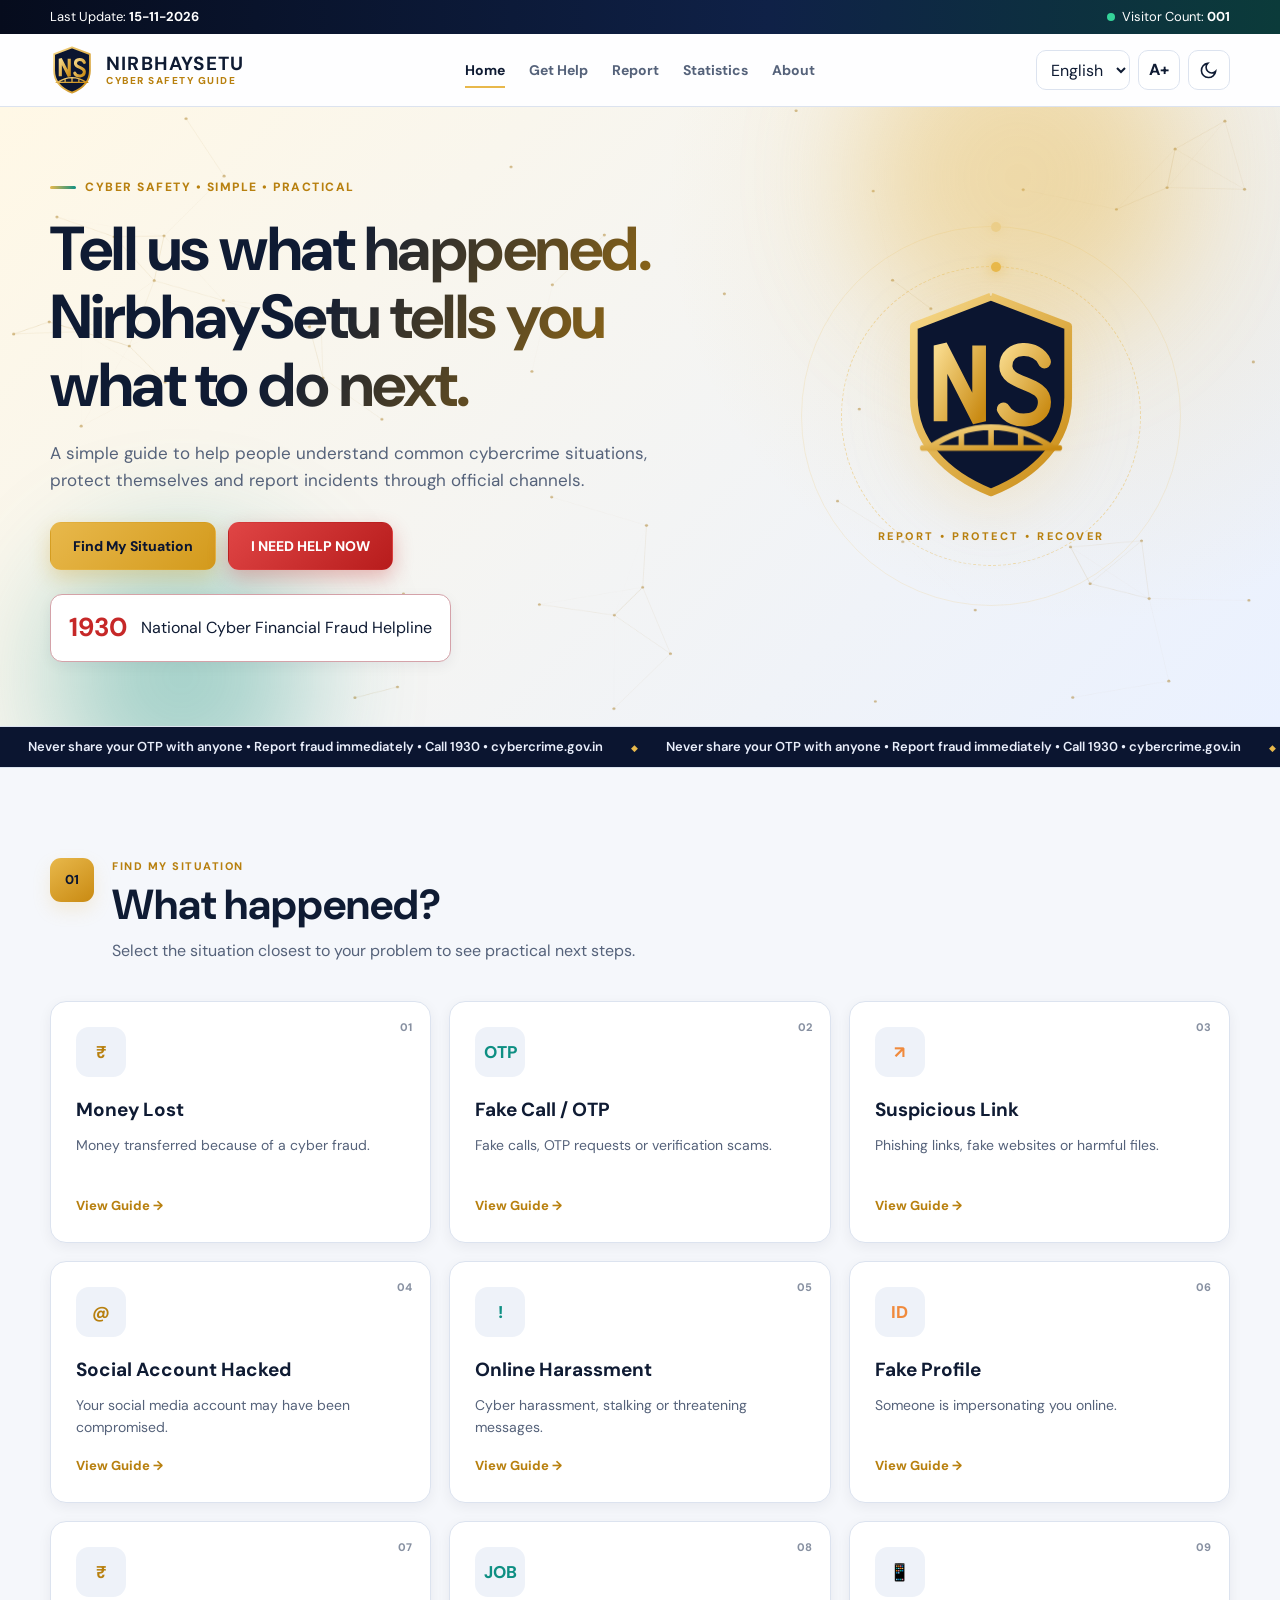
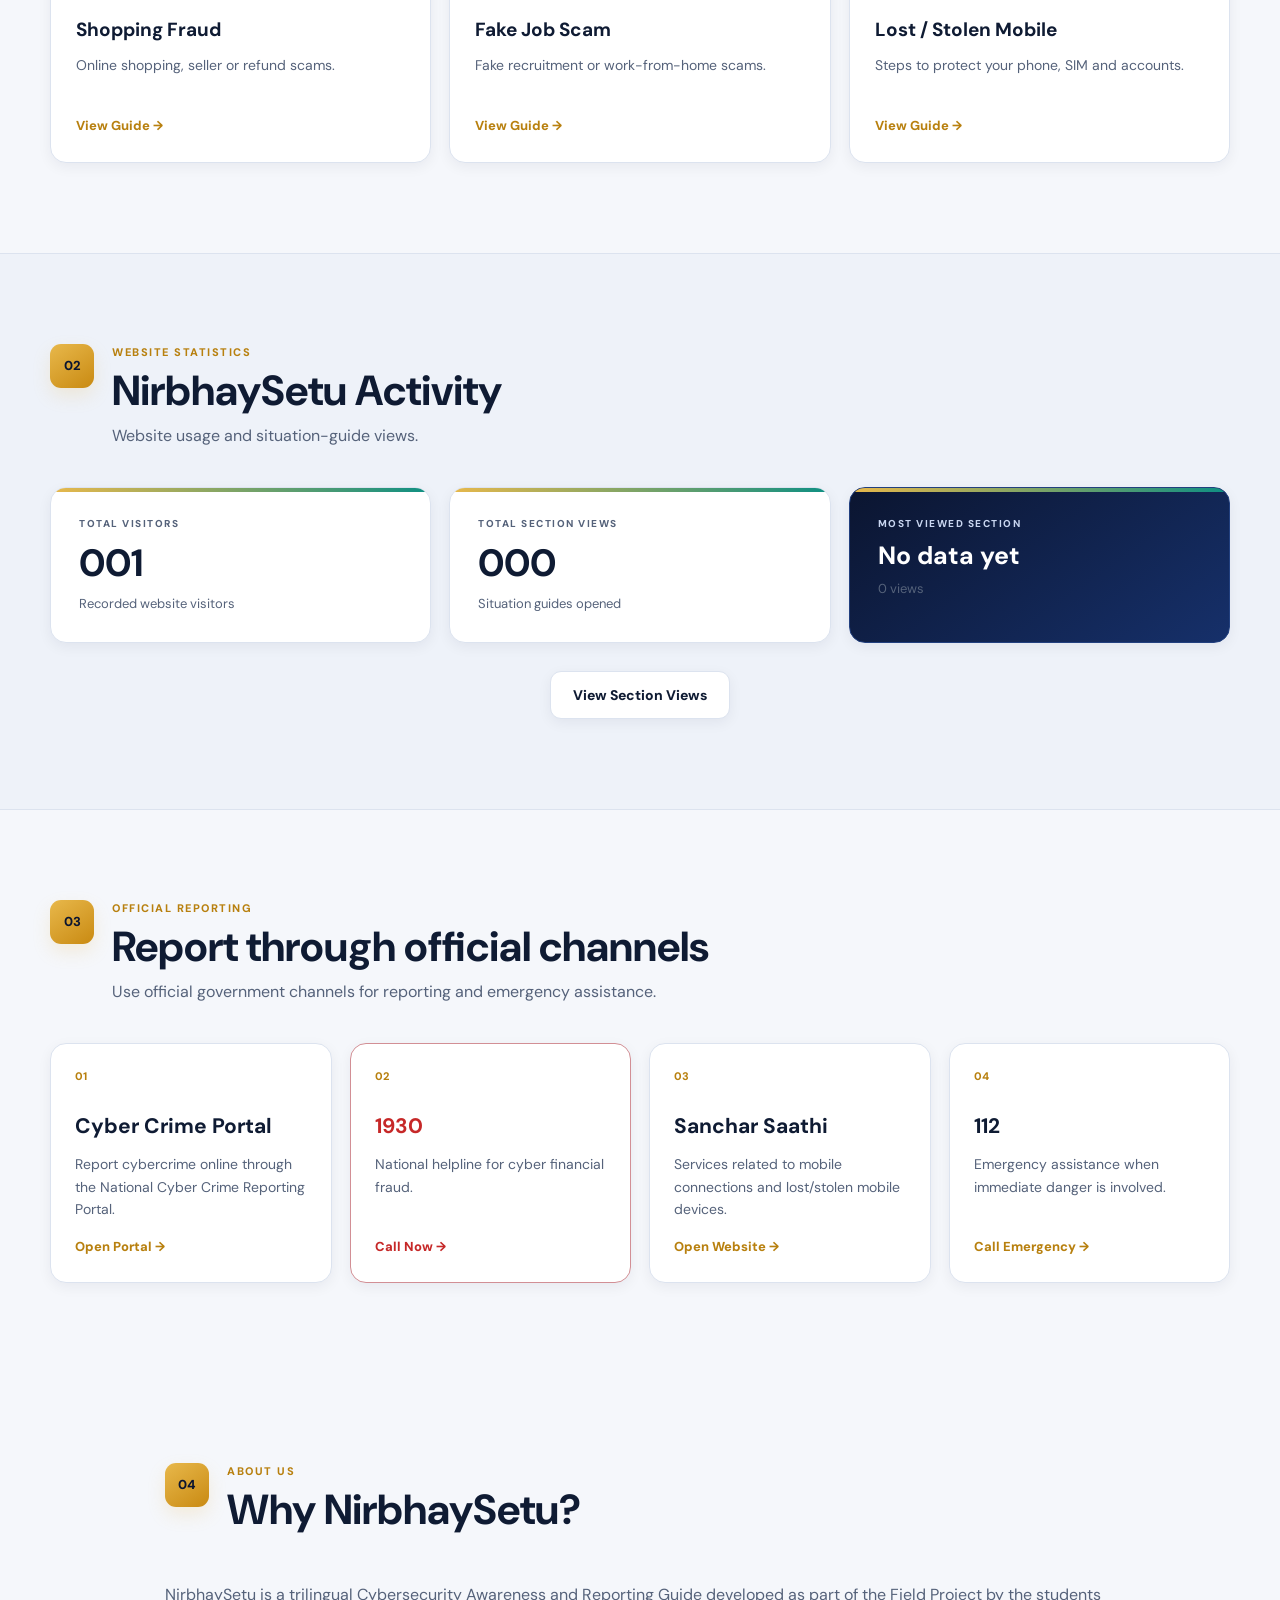
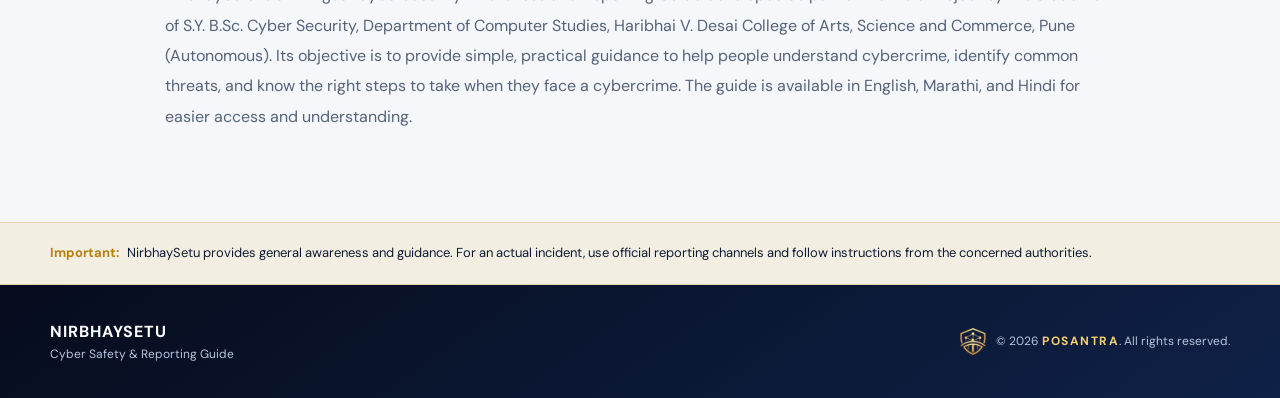
<file: index.html>
<!DOCTYPE html>
<html lang="en">
<head>
<meta charset="UTF-8">
<meta name="viewport" content="width=device-width, initial-scale=1.0, viewport-fit=cover">
<meta name="description" content="NirbhaySetu is a multilingual cybercrime reporting and safety guide in English, Marathi and Hindi. A POSANTRA product.">
<meta name="keywords" content="NirbhaySetu, POSANTRA, cybercrime, cyber safety, 1930, cybercrime reporting, Marathi cyber safety, Hindi cyber safety">
<meta name="robots" content="index, follow">
<meta name="theme-color" content="#060C1D">
<title>NirbhaySetu – Cyber Crime Reporting &amp; Safety Guide | POSANTRA</title>
<link rel="canonical" href="https://posantra.github.io/NirbhaySetu/">
<link rel="icon" type="image/svg+xml" href="assets/favicon.svg">
<link rel="apple-touch-icon" href="assets/posantra-logo.jpg">
<meta property="og:type" content="website"><meta property="og:title" content="NirbhaySetu – Cyber Safety Guide by POSANTRA">
<meta property="og:description" content="Tell us what happened. NirbhaySetu tells you what to do next. English · मराठी · हिन्दी">
<meta property="og:image" content="https://posantra.github.io/NirbhaySetu/assets/og-image.jpg"><meta property="og:url" content="https://posantra.github.io/NirbhaySetu/">
<script>
/* Apply saved / system theme BEFORE paint (no flash) */
(function(){try{var t=localStorage.getItem("nirbhay_theme")||(matchMedia("(prefers-color-scheme: light)").matches?"light":"dark");document.documentElement.setAttribute("data-theme",t)}catch(e){document.documentElement.setAttribute("data-theme","dark")}})();
</script>
<link rel="preconnect" href="https://fonts.googleapis.com"><link rel="preconnect" href="https://fonts.gstatic.com" crossorigin>
<link href="https://fonts.googleapis.com/css2?family=DM+Sans:wght@400;500;700&family=Noto+Sans+Devanagari:wght@400;500;700&display=swap" rel="stylesheet">
<link rel="stylesheet" href="style.css">
</head>
<body>
<svg width="0" height="0" style="position:absolute" aria-hidden="true"><defs><linearGradient id="nsg" x1="0" y1="0" x2="1" y2="1"><stop offset="0" stop-color="#F7D98A"/><stop offset="1" stop-color="#C98A12"/></linearGradient></defs>
<symbol id="ns-logo" viewBox="0 0 64 72"><path d="M32 3 58 13v24C58 52 47 63 32 69 17 63 6 52 6 37V13Z" fill="#0B1530" stroke="url(#nsg)" stroke-width="2.6" stroke-linejoin="round" /><path d="M15 45V19.5L28 45V19.5" fill="none" stroke="url(#nsg)" stroke-width="4.6" stroke-linejoin="miter" /><path d="M50 25C48 19.5 37 19 37 26.5 37 33 50 31.5 50 38.5 50 46 38.5 46.5 36 40.5" fill="none" stroke="url(#nsg)" stroke-width="4.4" stroke-linecap="round" /><path d="M11 54Q32 40 53 54M9 54h46M22 48.8V54M32 47V54M42 48.8V54" fill="none" stroke="url(#nsg)" stroke-width="1.9" stroke-linecap="round" /><path d="M21 60h22" stroke="url(#nsg)" stroke-width="1.6" stroke-linecap="round" opacity=".55" /></symbol></svg>
<div class="scroll-progress" id="scrollProgress"></div>

<!-- HEADER -->
<header class="site-header">
  <div class="site-info-bar"><div class="container site-info-inner">
    <span><span data-i18n="lastUpdateLabel">Last Update:</span> <strong id="lastUpdate">15-11-2026</strong></span>
    <span><i class="live-dot"></i><span data-i18n="visitorCountLabel">Visitor Count:</span> <strong id="visitorCount">001</strong></span>
  </div></div>
  <div class="header-main"><div class="container header-inner">
    <a href="#home" class="brand" aria-label="NirbhaySetu">
      <svg class="brand-mark" viewBox="0 0 64 72" aria-hidden="true"><use href="#ns-logo"/></svg>
      <div class="brand-text"><strong>NIRBHAYSETU</strong><span data-i18n="brandSubtitle">CYBER SAFETY GUIDE</span></div>
    </a>
    <nav class="main-nav">
      <a href="#home" data-i18n="navHome">Home</a><a href="#situations" data-i18n="navHelp">Get Help</a>
      <a href="#reporting" data-i18n="navReport">Report</a><a href="#statistics" data-i18n="navStatistics">Statistics</a>
      <a href="#about" data-i18n="navAbout">About</a>
    </nav>
    <div class="header-controls">
      <select id="languageSelect" aria-label="Select language"><option value="en">English</option><option value="mr">मराठी</option><option value="hi">हिन्दी</option></select>
      <button id="textSizeBtn" class="text-size-btn" type="button" aria-label="Increase text size">A+</button>
      <button id="themeBtn" class="icon-btn" type="button" aria-label="Toggle dark / light theme">
        <svg class="moon" viewBox="0 0 24 24"><path d="M21 13A9 9 0 1 1 11 3a7 7 0 0 0 10 10Z"/></svg>
        <svg class="sun" viewBox="0 0 24 24"><circle cx="12" cy="12" r="4"/><path d="M12 2v2M12 20v2M4.9 4.9l1.4 1.4M17.7 17.7l1.4 1.4M2 12h2M20 12h2M4.9 19.1l1.4-1.4M17.7 6.3l1.4-1.4"/></svg>
      </button>
    </div>
  </div></div>
</header>

<main>
<!-- HERO -->
<section class="hero" id="home">
  <canvas id="netCanvas" aria-hidden="true"></canvas><div class="orb o1"></div><div class="orb o2"></div>
  <div class="container hero-grid">
    <div class="hero-content">
      <div class="eyebrow" data-i18n="heroEyebrow">CYBER SAFETY • SIMPLE • PRACTICAL</div>
      <h1 data-i18n="heroTitle">Tell us what happened. NirbhaySetu tells you what to do next.</h1>
      <p data-i18n="heroDescription">A simple guide to help people understand common cybercrime situations, protect themselves and report incidents through official channels.</p>
      <div class="hero-actions">
        <a href="#situations" class="btn btn-primary" data-i18n="findSituation">Find My Situation</a>
        <a href="tel:1930" class="btn btn-danger" data-i18n="helpNow">I NEED HELP NOW</a>
      </div>
      <div class="helpline-box"><strong>1930</strong><span data-i18n="helplineText">National Cyber Financial Fraud Helpline</span></div>
    </div>
    <div class="hero-visual">
      <div class="ring r1"><i></i></div><div class="ring r2"><i></i></div>
      <svg class="hero-logo" viewBox="0 0 64 72" role="img" aria-label="NirbhaySetu logo"><path d="M32 3 58 13v24C58 52 47 63 32 69 17 63 6 52 6 37V13Z" fill="#0B1530" stroke="url(#nsg)" stroke-width="2.6" stroke-linejoin="round" class="ns-draw" pathLength="1"/><path d="M15 45V19.5L28 45V19.5" fill="none" stroke="url(#nsg)" stroke-width="4.6" stroke-linejoin="miter" class="ns-draw" pathLength="1"/><path d="M50 25C48 19.5 37 19 37 26.5 37 33 50 31.5 50 38.5 50 46 38.5 46.5 36 40.5" fill="none" stroke="url(#nsg)" stroke-width="4.4" stroke-linecap="round" class="ns-draw" pathLength="1"/><path d="M11 54Q32 40 53 54M9 54h46M22 48.8V54M32 47V54M42 48.8V54" fill="none" stroke="url(#nsg)" stroke-width="1.9" stroke-linecap="round" class="ns-fade"/><path d="M21 60h22" stroke="url(#nsg)" stroke-width="1.6" stroke-linecap="round" opacity=".55" class="ns-fade"/></svg>
      <div class="visual-label" data-i18n="visualLabel">REPORT • PROTECT • RECOVER</div>
    </div>
  </div>
</section>

<div class="ticker" aria-hidden="true"><div class="ticker-track"><span data-i18n="tickerText">Never share your OTP</span><span data-i18n="tickerText">Never share your OTP</span><span data-i18n="tickerText">Never share your OTP</span><span data-i18n="tickerText">Never share your OTP</span></div></div>

<!-- SITUATIONS -->
<section class="section" id="situations"><div class="container">
      <div class="section-heading">
        <div class="section-kicker">01</div>
        <div><div class="section-label" data-i18n="situationsLabel">FIND MY SITUATION</div>
          <h2 data-i18n="situationsTitle">What happened?</h2>
          <p data-i18n="situationsDescription">Select the situation closest to your problem to see practical next steps.</p></div>
      </div>
  <div class="situation-grid">
        <article class="situation-card" tabindex="0" data-guide="money">
          <span class="card-number">01</span><div class="card-icon">₹</div>
          <h3 data-i18n="moneyTitle">Money Lost</h3><p data-i18n="moneyShort">Money transferred because of a cyber fraud.</p>
          <span class="card-link" data-i18n="viewGuide">View Guide →</span>
        </article>
        <article class="situation-card" tabindex="0" data-guide="otp">
          <span class="card-number">02</span><div class="card-icon">OTP</div>
          <h3 data-i18n="otpTitle">Fake Call / OTP</h3><p data-i18n="otpShort">Fake calls, OTP requests or verification scams.</p>
          <span class="card-link" data-i18n="viewGuide">View Guide →</span>
        </article>
        <article class="situation-card" tabindex="0" data-guide="suspicious">
          <span class="card-number">03</span><div class="card-icon">↗</div>
          <h3 data-i18n="suspiciousTitle">Suspicious Link</h3><p data-i18n="suspiciousShort">Phishing links, fake websites or harmful files.</p>
          <span class="card-link" data-i18n="viewGuide">View Guide →</span>
        </article>
        <article class="situation-card" tabindex="0" data-guide="social">
          <span class="card-number">04</span><div class="card-icon">@</div>
          <h3 data-i18n="socialTitle">Social Account Hacked</h3><p data-i18n="socialShort">Your social media account may have been compromised.</p>
          <span class="card-link" data-i18n="viewGuide">View Guide →</span>
        </article>
        <article class="situation-card" tabindex="0" data-guide="harassment">
          <span class="card-number">05</span><div class="card-icon">!</div>
          <h3 data-i18n="harassmentTitle">Online Harassment</h3><p data-i18n="harassmentShort">Cyber harassment, stalking or threatening messages.</p>
          <span class="card-link" data-i18n="viewGuide">View Guide →</span>
        </article>
        <article class="situation-card" tabindex="0" data-guide="identity">
          <span class="card-number">06</span><div class="card-icon">ID</div>
          <h3 data-i18n="identityTitle">Fake Profile</h3><p data-i18n="identityShort">Someone is impersonating you online.</p>
          <span class="card-link" data-i18n="viewGuide">View Guide →</span>
        </article>
        <article class="situation-card" tabindex="0" data-guide="shopping">
          <span class="card-number">07</span><div class="card-icon">₹</div>
          <h3 data-i18n="shoppingTitle">Shopping Fraud</h3><p data-i18n="shoppingShort">Online shopping, seller or refund scams.</p>
          <span class="card-link" data-i18n="viewGuide">View Guide →</span>
        </article>
        <article class="situation-card" tabindex="0" data-guide="job">
          <span class="card-number">08</span><div class="card-icon">JOB</div>
          <h3 data-i18n="jobTitle">Fake Job Scam</h3><p data-i18n="jobShort">Fake recruitment or work-from-home scams.</p>
          <span class="card-link" data-i18n="viewGuide">View Guide →</span>
        </article>
        <article class="situation-card" tabindex="0" data-guide="phone">
          <span class="card-number">09</span><div class="card-icon">📱</div>
          <h3 data-i18n="phoneTitle">Lost / Stolen Mobile</h3><p data-i18n="phoneShort">Steps to protect your phone, SIM and accounts.</p>
          <span class="card-link" data-i18n="viewGuide">View Guide →</span>
        </article>
  </div>
</div></section>

<!-- STATISTICS -->
<section class="section statistics" id="statistics"><div class="container">
      <div class="section-heading">
        <div class="section-kicker">02</div>
        <div><div class="section-label" data-i18n="statisticsLabel">WEBSITE STATISTICS</div>
          <h2 data-i18n="statisticsTitle">NirbhaySetu Activity</h2>
          <p data-i18n="statisticsDescription">Website usage and situation-guide views.</p></div>
      </div>
  <div class="statistics-grid">
    <div class="stat-card"><span class="stat-label" data-i18n="totalVisitors">TOTAL VISITORS</span><strong id="statsVisitors">001</strong><p data-i18n="recordedVisitors">Recorded website visitors</p></div>
    <div class="stat-card"><span class="stat-label" data-i18n="totalViews">TOTAL SECTION VIEWS</span><strong id="totalSectionViews">000</strong><p data-i18n="guideOpened">Situation guides opened</p></div>
    <div class="stat-card stat-highlight"><span class="stat-label" data-i18n="mostViewed">MOST VIEWED SECTION</span><strong id="mostViewedSection">No data yet</strong><p id="mostViewedCount">0 views</p></div>
  </div>
  <div class="statistics-toggle"><button id="sectionViewsBtn" class="btn btn-secondary" type="button" aria-expanded="false" data-i18n="viewSectionViews">View Section Views</button></div>
  <div id="sectionViewsTable" class="section-view-list hidden">
    <div class="section-view-header"><strong data-i18n="sectionViews">Section Views</strong><span data-i18n="views">Views</span></div>
        <div class="section-view-row"><span data-i18n="moneyTitle">Money Lost</span><strong id="view-money">000</strong></div>
        <div class="section-view-row"><span data-i18n="otpTitle">Fake Call / OTP</span><strong id="view-otp">000</strong></div>
        <div class="section-view-row"><span data-i18n="suspiciousTitle">Suspicious Link</span><strong id="view-suspicious">000</strong></div>
        <div class="section-view-row"><span data-i18n="socialTitle">Social Account Hacked</span><strong id="view-social">000</strong></div>
        <div class="section-view-row"><span data-i18n="harassmentTitle">Online Harassment</span><strong id="view-harassment">000</strong></div>
        <div class="section-view-row"><span data-i18n="identityTitle">Fake Profile</span><strong id="view-identity">000</strong></div>
        <div class="section-view-row"><span data-i18n="shoppingTitle">Shopping Fraud</span><strong id="view-shopping">000</strong></div>
        <div class="section-view-row"><span data-i18n="jobTitle">Fake Job Scam</span><strong id="view-job">000</strong></div>
        <div class="section-view-row"><span data-i18n="phoneTitle">Lost / Stolen Mobile</span><strong id="view-phone">000</strong></div>
  </div>
</div></section>

<!-- REPORTING -->
<section class="section reporting" id="reporting"><div class="container">
      <div class="section-heading">
        <div class="section-kicker">03</div>
        <div><div class="section-label" data-i18n="reportingLabel">OFFICIAL REPORTING</div>
          <h2 data-i18n="reportingTitle">Report through official channels</h2>
          <p data-i18n="reportingDescription">Use official government channels for reporting and emergency assistance.</p></div>
      </div>
  <div class="reporting-grid">
    <a class="report-card" href="https://www.cybercrime.gov.in/" target="_blank" rel="noopener noreferrer"><span class="report-number">01</span><h3 data-i18n="cyberCrimePortal">Cyber Crime Portal</h3><p data-i18n="cyberCrimePortalDesc">Report cybercrime online through the National Cyber Crime Reporting Portal.</p><span data-i18n="openPortal">Open Portal →</span></a>
    <a class="report-card danger-card" href="tel:1930"><span class="report-number">02</span><h3>1930</h3><p data-i18n="helplineDescription">National helpline for cyber financial fraud.</p><span data-i18n="callNow">Call Now →</span></a>
    <a class="report-card" href="https://sancharsaathi.gov.in/" target="_blank" rel="noopener noreferrer"><span class="report-number">03</span><h3>Sanchar Saathi</h3><p data-i18n="sancharDescription">Services related to mobile connections and lost/stolen mobile devices.</p><span data-i18n="openWebsite">Open Website →</span></a>
    <a class="report-card" href="tel:112"><span class="report-number">04</span><h3>112</h3><p data-i18n="emergencyDescription">Emergency assistance when immediate danger is involved.</p><span data-i18n="callEmergency">Call Emergency →</span></a>
  </div>
</div></section>

<!-- ABOUT -->
<section class="section about" id="about"><div class="container about-box">
      <div class="section-heading">
        <div class="section-kicker">04</div>
        <div><div class="section-label" data-i18n="aboutLabel">ABOUT US</div>
          <h2 data-i18n="aboutTitle">Why NirbhaySetu?</h2></div>
      </div>
  <div class="about-content"><p data-i18n="aboutText"></p></div>
</div></section>

<section class="disclaimer"><div class="container"><strong data-i18n="disclaimerTitle">Important:</strong>
  <span data-i18n="disclaimerText">NirbhaySetu provides general awareness and guidance. For an actual incident, use official reporting channels and follow instructions from the concerned authorities.</span></div></section>
</main>

<!-- MODALS -->
<div class="modal" id="guideModal" aria-hidden="true"><div class="modal-overlay"></div>
  <div class="modal-box" role="dialog" aria-modal="true"><button class="modal-close" id="guideClose" type="button" aria-label="Close">×</button><div id="guideContent"></div></div></div>

<div class="modal" id="helpModal" aria-hidden="true"><div class="modal-overlay"></div>
  <div class="modal-box small-modal" role="dialog" aria-modal="true"><button class="modal-close" id="helpClose" type="button" aria-label="Close">×</button>
    <h2 data-i18n="helpModalTitle">Need Immediate Help?</h2>
    <p data-i18n="helpModalText">If you have lost money due to cyber financial fraud, call 1930 immediately and report the incident through the official Cyber Crime Reporting Portal.</p>
    <div class="modal-actions"><a href="tel:1930" class="btn btn-danger" data-i18n="call1930">Call 1930</a>
      <a href="https://www.cybercrime.gov.in/" target="_blank" rel="noopener noreferrer" class="btn btn-primary" data-i18n="reportOnline">Report Online</a></div></div></div>

<button class="fab" type="button" data-action="help" aria-label="Emergency help — 1930"><svg viewBox="0 0 24 24"><path d="M6.6 10.8a15 15 0 0 0 6.6 6.6l2.2-2.2a1 1 0 0 1 1-.25 11 11 0 0 0 3.6.6 1 1 0 0 1 1 1V20a1 1 0 0 1-1 1A17 17 0 0 1 3 4a1 1 0 0 1 1-1h3.5a1 1 0 0 1 1 1c0 1.25.2 2.45.6 3.6a1 1 0 0 1-.25 1Z"/></svg>1930</button>

<footer class="site-footer"><div class="container footer-inner">
  <div><strong>NIRBHAYSETU</strong><p data-i18n="footerText">Cyber Safety &amp; Reporting Guide</p></div>
  <div class="footer-by"><img src="assets/posantra-mark.png" alt="POSANTRA" width="26" height="29" loading="lazy" decoding="async"><span>© 2026 <b>POSANTRA</b>. All rights reserved.</span></div>
</div></footer>

<script src="script.js" defer></script>
</body>
</html>
</file>
<file: style.css>
/* =========================================================
   NIRBHAYSETU — Cyber Safety & Reporting Guide
   A POSANTRA product · Light + Dark themes · Animated
   ========================================================= */
:root{
  --bg:#F5F7FB;--surface:#fff;--surface-2:#EEF2F9;--text:#0F1B33;--muted:#55627A;
  --border:#DCE3EF;--navy:#0B1530;--gold:#B8800F;--gold-2:#E8B84B;--teal:#0E8F83;
  --danger:#C62828;--glow:rgba(232,184,75,.18);--header:rgba(255,255,255,.85);
  --shadow-sm:0 4px 14px rgba(11,21,48,.06);--shadow:0 14px 36px rgba(11,21,48,.12);
  --hero-a:#FFF8E6;--hero-b:#EAF1FF;--radius:16px;color-scheme:light
}
[data-theme="dark"]{
  --bg:#060C1D;--surface:#0E1730;--surface-2:#131E3B;--text:#EAF0FF;--muted:#9AA8C7;
  --border:#22304F;--gold:#E8B84B;--gold-2:#F4CF73;--teal:#2DD4BF;--glow:rgba(232,184,75,.14);
  --header:rgba(6,12,29,.82);--shadow-sm:0 4px 14px rgba(0,0,0,.35);--shadow:0 14px 36px rgba(0,0,0,.5);
  --hero-a:#0B1735;--hero-b:#060C1D;color-scheme:dark
}
*{box-sizing:border-box;margin:0;padding:0}
html{scroll-behavior:smooth;scroll-padding-top:90px;-webkit-text-size-adjust:100%}
body{font-family:"DM Sans","Noto Sans Devanagari",system-ui,sans-serif;background:var(--bg);color:var(--text);line-height:1.6;overflow-x:hidden;transition:background .35s,color .35s}
body.devanagari{font-family:"Noto Sans Devanagari","DM Sans",sans-serif}
a{color:inherit;text-decoration:none}button,select{font:inherit;color:inherit}button{cursor:pointer}
img,svg{max-width:100%;display:block}
.container{width:min(1180px,calc(100% - 40px));margin:0 auto}
.hidden{display:none!important}
:focus-visible{outline:3px solid var(--gold-2);outline-offset:3px}

/* progress + header */
.scroll-progress{position:fixed;top:0;left:0;height:3px;width:100%;transform-origin:0 50%;transform:scaleX(0);background:linear-gradient(90deg,var(--gold-2),var(--teal));z-index:2000}
.site-header{position:sticky;top:0;z-index:100;background:var(--header);backdrop-filter:blur(14px);-webkit-backdrop-filter:blur(14px);border-bottom:1px solid var(--border)}
.site-info-bar{background:linear-gradient(90deg,#060C1D,#0F2147 60%,#0B3B3A);color:#fff;font-size:13px}
.site-info-inner{min-height:34px;display:flex;justify-content:space-between;align-items:center;gap:16px}
.site-info-inner strong{font-weight:700;font-variant-numeric:tabular-nums}
.live-dot{display:inline-block;width:8px;height:8px;margin-right:7px;border-radius:50%;background:#34D399;box-shadow:0 0 0 0 rgba(52,211,153,.7);animation:pulse 2s infinite}
.header-inner{min-height:72px;display:flex;align-items:center;justify-content:space-between;gap:22px}
.brand{display:flex;align-items:center;gap:12px;flex-shrink:0}
.brand-mark{width:44px;height:50px;transition:transform .4s}
.brand:hover .brand-mark{transform:rotate(-6deg) scale(1.06)}
.brand-text{display:flex;flex-direction:column;line-height:1.2}
.brand-text strong{font-size:19px;letter-spacing:1.2px}
.brand-text span{font-size:10px;letter-spacing:1.5px;color:var(--gold);font-weight:800}
.main-nav{display:flex;gap:24px}
.main-nav a{position:relative;font-size:14px;font-weight:700;color:var(--muted);transition:color .2s;white-space:nowrap}
.main-nav a::after{content:"";position:absolute;left:0;right:0;bottom:-7px;height:2px;background:var(--gold-2);transform:scaleX(0);transition:transform .25s}
.main-nav a:hover,.main-nav a.active{color:var(--text)}.main-nav a:hover::after,.main-nav a.active::after{transform:scaleX(1)}
.header-controls{display:flex;gap:8px;align-items:center}
#languageSelect,.icon-btn,.text-size-btn{height:40px;border:1px solid var(--border);border-radius:10px;background:var(--surface);color:var(--text);transition:.2s}
#languageSelect{padding:0 10px;outline:0}
.icon-btn,.text-size-btn{width:42px;display:grid;place-items:center;font-weight:800}
.icon-btn:hover,.text-size-btn:hover,#languageSelect:hover{border-color:var(--gold-2);transform:translateY(-1px)}
.icon-btn svg{width:19px;height:19px;stroke:currentColor;fill:none;stroke-width:2;stroke-linecap:round}
.sun{display:none}[data-theme="dark"] .sun{display:block}[data-theme="dark"] .moon{display:none}

/* buttons */
.btn{display:inline-flex;align-items:center;justify-content:center;min-height:48px;padding:11px 22px;border-radius:11px;font-weight:800;font-size:14px;border:1px solid transparent;position:relative;overflow:hidden;transition:transform .2s,box-shadow .2s}
.btn:hover{transform:translateY(-2px)}.btn:active{transform:scale(.98)}
.btn::after{content:"";position:absolute;inset:0;background:linear-gradient(110deg,transparent 30%,rgba(255,255,255,.35) 50%,transparent 70%);transform:translateX(-120%)}
.btn:hover::after{transform:translateX(120%);transition:transform .7s}
.btn-primary{background:linear-gradient(135deg,var(--gold-2),#D39A1C);color:#0B1530;box-shadow:0 8px 20px rgba(211,154,28,.3)}
.btn-danger{background:linear-gradient(135deg,#E04545,#B71C1C);color:#fff;box-shadow:0 8px 20px rgba(198,40,40,.3)}
.btn-secondary{background:var(--surface);color:var(--text);border-color:var(--border);box-shadow:var(--shadow-sm)}

/* hero */
.hero{position:relative;overflow:hidden;background:radial-gradient(circle at 85% 15%,var(--glow),transparent 35%),linear-gradient(135deg,var(--hero-a),var(--hero-b));border-bottom:1px solid var(--border)}
#netCanvas{position:absolute;inset:0;width:100%;height:100%;opacity:.55;pointer-events:none}
.orb{position:absolute;border-radius:50%;filter:blur(60px);opacity:.35;pointer-events:none;animation:drift 14s ease-in-out infinite alternate}
.orb.o1{width:320px;height:320px;background:var(--gold-2);top:-90px;right:8%}
.orb.o2{width:260px;height:260px;background:var(--teal);bottom:-80px;left:4%;animation-delay:-6s}
.hero-grid{position:relative;min-height:560px;display:grid;grid-template-columns:1.15fr .85fr;align-items:center;gap:56px;padding:64px 0}
.eyebrow{display:inline-flex;align-items:center;gap:9px;color:var(--gold);font-size:12px;font-weight:800;letter-spacing:1.5px;margin-bottom:18px}
.eyebrow::before{content:"";width:26px;height:3px;border-radius:9px;background:linear-gradient(90deg,var(--gold-2),var(--teal))}
.hero h1{max-width:720px;font-size:clamp(34px,5vw,62px);line-height:1.1;letter-spacing:-1.5px;margin-bottom:20px;background:linear-gradient(120deg,var(--text) 40%,var(--gold) 100%);-webkit-background-clip:text;background-clip:text;-webkit-text-fill-color:transparent}
.devanagari .hero h1{letter-spacing:0;line-height:1.3}
.hero-content>p{max-width:640px;color:var(--muted);font-size:17px;margin-bottom:28px}
.hero-actions{display:flex;flex-wrap:wrap;gap:12px;margin-bottom:24px}
.helpline-box{display:inline-flex;align-items:center;gap:14px;padding:12px 18px;background:var(--surface);border:1px solid color-mix(in srgb,var(--danger) 35%,var(--border));border-radius:12px;box-shadow:var(--shadow-sm)}
.helpline-box strong{color:var(--danger);font-size:26px}
[data-theme="dark"] .helpline-box strong{color:#FF6B6B}
.hero-visual{position:relative;min-height:380px;display:flex;flex-direction:column;align-items:center;justify-content:center}
.ring{position:absolute;border-radius:50%;border:1px dashed color-mix(in srgb,var(--gold-2) 45%,transparent)}
.ring.r1{width:300px;height:300px;animation:spin 28s linear infinite}
.ring.r2{width:380px;height:380px;border-style:solid;opacity:.35;animation:spin 40s linear infinite reverse}
.ring i{position:absolute;top:-5px;left:50%;width:10px;height:10px;border-radius:50%;background:var(--gold-2);box-shadow:0 0 14px var(--gold-2)}
.hero-logo{position:relative;z-index:2;width:190px;height:215px;animation:float 6s ease-in-out infinite;filter:drop-shadow(0 18px 30px var(--glow))}
.visual-label{position:relative;z-index:2;margin-top:26px;font-size:11px;font-weight:800;letter-spacing:2.5px;color:var(--gold)}

/* logo draw-in */
.ns-draw{stroke-dasharray:1;stroke-dashoffset:1;animation:draw 1.8s .2s ease forwards}
.ns-fade{opacity:0;animation:fade .8s 1.3s forwards}

/* ticker */
.ticker{overflow:hidden;background:var(--navy);color:#E9EEFB;font-size:13px;font-weight:600;border-bottom:1px solid var(--border)}
.ticker-track{display:flex;width:max-content;animation:marquee 38s linear infinite}
.ticker:hover .ticker-track{animation-play-state:paused}
.ticker span{padding:10px 0 10px 28px;white-space:nowrap}.ticker span::after{content:"◆";margin-left:28px;color:var(--gold-2);font-size:9px}

/* sections */
.section{padding:90px 0}
.section-heading{display:flex;gap:18px;align-items:flex-start;margin-bottom:38px}
.section-kicker{min-width:44px;height:44px;display:grid;place-items:center;background:linear-gradient(145deg,var(--gold-2),#C98A12);color:#0B1530;border-radius:11px;font-size:13px;font-weight:800;box-shadow:0 8px 18px var(--glow)}
.section-label{font-size:11px;letter-spacing:1.5px;font-weight:800;color:var(--gold);margin-bottom:4px}
.section-heading h2{font-size:clamp(27px,4vw,42px);line-height:1.18;margin-bottom:8px}
.section-heading p{color:var(--muted);max-width:700px}

/* cards */
.situation-grid{display:grid;grid-template-columns:repeat(3,minmax(0,1fr));gap:18px}
.situation-card,.report-card,.stat-card{position:relative;overflow:hidden;background:var(--surface);border:1px solid var(--border);border-radius:var(--radius);box-shadow:var(--shadow-sm);transition:transform .25s,box-shadow .25s,border-color .25s,background .35s}
.situation-card::after,.report-card::after{content:"";position:absolute;inset:0;pointer-events:none;opacity:0;transition:opacity .25s;background:radial-gradient(260px circle at var(--mx,50%) var(--my,0%),var(--glow),transparent 70%)}
.situation-card{min-height:225px;padding:25px;cursor:pointer}
.situation-card::before,.report-card::before,.stat-card::before{content:"";position:absolute;left:0;top:0;width:100%;height:3px;background:linear-gradient(90deg,var(--gold-2),var(--teal));transform:scaleX(0);transform-origin:left;transition:transform .4s}
.stat-card::before{transform:none;height:4px}
.situation-card:hover,.situation-card:focus,.report-card:hover{transform:translateY(-6px);border-color:color-mix(in srgb,var(--gold-2) 55%,var(--border));box-shadow:var(--shadow);outline:0}
.situation-card:hover::before,.situation-card:focus::before,.report-card:hover::before{transform:scaleX(1)}
.situation-card:hover::after,.report-card:hover::after{opacity:1}
.card-number{position:absolute;top:17px;right:18px;font-size:11px;font-weight:800;color:var(--muted);opacity:.7}
.card-icon{width:50px;height:50px;display:grid;place-items:center;background:var(--surface-2);color:var(--gold);border-radius:13px;font-size:17px;font-weight:800;margin-bottom:18px;transition:transform .3s}
.situation-card:hover .card-icon{transform:scale(1.1) rotate(-5deg)}
.situation-card:nth-child(3n+2) .card-icon{color:var(--teal)}.situation-card:nth-child(3n) .card-icon{color:#F08A3C}
.situation-card h3{font-size:19px;margin-bottom:8px}.situation-card p{color:var(--muted);font-size:14px;min-height:46px}
.card-link{display:inline-block;margin-top:16px;color:var(--gold);font-size:13px;font-weight:800;transition:transform .25s}
.situation-card:hover .card-link{transform:translateX(5px)}

/* stats */
.statistics{background:var(--surface-2);border-block:1px solid var(--border)}
.statistics-grid{display:grid;grid-template-columns:repeat(3,1fr);gap:18px}
.stat-card{padding:28px}
.stat-card.stat-highlight{background:linear-gradient(145deg,#0B1530,#16306A);color:#fff;border-color:#22407F}
.stat-label{display:block;font-size:10px;letter-spacing:1.5px;font-weight:800;color:var(--muted);margin-bottom:10px}
.stat-highlight .stat-label,.stat-highlight p{color:#C9D6F0}
.stat-card strong{display:block;font-size:38px;line-height:1.15;margin-bottom:8px;font-variant-numeric:tabular-nums}
.stat-highlight strong{font-size:25px}.stat-card p{color:var(--muted);font-size:13px}
.statistics-toggle{display:flex;justify-content:center;margin-top:28px}
.section-view-list{max-width:850px;margin:20px auto 0;border:1px solid var(--border);border-radius:var(--radius);overflow:hidden;background:var(--surface);animation:rise .4s}
.section-view-header,.section-view-row{display:grid;grid-template-columns:1fr 100px;gap:20px;align-items:center;padding:14px 20px}
.section-view-header{background:var(--navy);color:#fff;font-size:13px}
.section-view-row{border-top:1px solid var(--border);font-size:14px;transition:background .2s}
.section-view-row:hover{background:var(--surface-2)}.section-view-row strong{text-align:right;color:var(--gold);font-variant-numeric:tabular-nums}

/* reporting */
.reporting-grid{display:grid;grid-template-columns:repeat(4,1fr);gap:18px}
.report-card{display:flex;flex-direction:column;min-height:240px;padding:24px}
.report-number{font-size:11px;font-weight:800;color:var(--gold);margin-bottom:24px}
.report-card h3{font-size:21px;margin-bottom:10px}.report-card p{color:var(--muted);font-size:14px;flex:1}
.report-card>span:last-child{color:var(--gold);font-size:13px;font-weight:800;margin-top:16px}
.danger-card{border-color:color-mix(in srgb,var(--danger) 45%,var(--border))}
.danger-card h3,.danger-card>span:last-child{color:var(--danger)}[data-theme="dark"] .danger-card h3,[data-theme="dark"] .danger-card>span:last-child{color:#FF6B6B}

/* about */
.about-box{max-width:950px}
.about-content p{color:var(--muted);font-size:16px;line-height:1.9}
.disclaimer{background:color-mix(in srgb,var(--gold-2) 14%,var(--bg));border-block:1px solid color-mix(in srgb,var(--gold-2) 40%,var(--border));padding:20px 0;font-size:13px}
.disclaimer strong{margin-right:5px;color:var(--gold)}

/* modals */
.modal{position:fixed;inset:0;display:none;align-items:center;justify-content:center;padding:18px;z-index:1000}
.modal.open{display:flex}.modal-overlay{position:absolute;inset:0;background:rgba(3,8,22,.78);backdrop-filter:blur(4px);animation:fade .25s}
.modal-box{position:relative;z-index:2;width:min(850px,100%);max-height:88vh;overflow-y:auto;background:var(--surface);border:1px solid var(--border);border-radius:20px;padding:38px;box-shadow:0 30px 80px rgba(0,0,0,.4);animation:pop .35s cubic-bezier(.2,.9,.3,1.2)}
.small-modal{width:min(550px,100%)}
.modal-close{position:absolute;top:12px;right:14px;width:38px;height:38px;border:0;border-radius:50%;background:var(--surface-2);font-size:26px;line-height:1;transition:.2s}
.modal-close:hover{background:var(--gold-2);color:#0B1530;transform:rotate(90deg)}
.guide-kicker{color:var(--gold);font-size:11px;font-weight:800;letter-spacing:1.5px;margin-bottom:7px}
.guide-title{font-size:clamp(25px,4vw,36px);line-height:1.25;margin-bottom:22px}
.guide-intro{color:var(--muted);padding:15px 18px;background:var(--surface-2);border-left:4px solid var(--gold-2);border-radius:8px;margin-bottom:24px}
.guide-section{margin-bottom:22px;padding-bottom:18px;border-bottom:1px solid var(--border);animation:rise .5s both}
.guide-section:nth-child(3){animation-delay:.05s}.guide-section:nth-child(4){animation-delay:.1s}.guide-section:nth-child(5){animation-delay:.15s}.guide-section:nth-child(6){animation-delay:.2s}.guide-section:nth-child(7){animation-delay:.25s}
.guide-section:last-of-type{border-bottom:0}
.guide-section h3{font-size:18px;margin-bottom:9px}.guide-section p,.guide-section li{color:var(--muted);margin-bottom:8px}.guide-section ul{padding-left:22px}
.guide-actions,.modal-actions{display:flex;flex-wrap:wrap;gap:10px;margin-top:24px}

/* footer + fab */
.site-footer{background:linear-gradient(145deg,#060C1D,#0F2147);color:#fff;padding:34px 0}
.footer-inner{display:flex;align-items:center;justify-content:space-between;gap:20px}
.footer-by{display:flex;align-items:center;gap:10px}.footer-by img{width:26px;height:auto}.footer-by b{letter-spacing:1.5px;color:#F4CF73}
.footer-inner strong{letter-spacing:1px}.footer-inner p,.footer-inner>div:last-child{color:#B7C4DE;font-size:12px}
.fab{position:fixed;right:16px;bottom:calc(16px + env(safe-area-inset-bottom));z-index:90;display:flex;align-items:center;gap:8px;height:50px;padding:0 18px;border:0;border-radius:99px;background:linear-gradient(135deg,#E04545,#B71C1C);color:#fff;font-weight:800;box-shadow:0 10px 26px rgba(198,40,40,.45);animation:fabpulse 2.4s infinite;opacity:0;transform:translateY(90px);pointer-events:none;transition:opacity .35s,transform .35s}
.fab.show{opacity:1;transform:none;pointer-events:auto}
.fab svg{width:18px;height:18px;fill:#fff}

/* reveal */
.reveal{opacity:0;transform:translateY(26px);transition:opacity .7s cubic-bezier(.2,.7,.2,1),transform .7s cubic-bezier(.2,.7,.2,1);transition-delay:var(--d,0s)}
.reveal.in{opacity:1;transform:none}
body.large-text{font-size:110%}

/* keyframes */
@keyframes draw{to{stroke-dashoffset:0}}@keyframes fade{to{opacity:1}}@keyframes float{50%{transform:translateY(-12px)}}
@keyframes spin{to{transform:rotate(360deg)}}@keyframes drift{to{transform:translate(40px,30px) scale(1.15)}}
@keyframes marquee{to{transform:translateX(-50%)}}@keyframes rise{from{opacity:0;transform:translateY(14px)}}
@keyframes pop{from{opacity:0;transform:scale(.92) translateY(20px)}}
@keyframes pulse{70%{box-shadow:0 0 0 9px rgba(52,211,153,0)}100%{box-shadow:0 0 0 0 rgba(52,211,153,0)}}
@keyframes fabpulse{0%,100%{box-shadow:0 10px 26px rgba(198,40,40,.45),0 0 0 0 rgba(224,69,69,.5)}60%{box-shadow:0 10px 26px rgba(198,40,40,.45),0 0 0 14px rgba(224,69,69,0)}}

/* responsive */
@media(max-width:1000px){.hero-grid{grid-template-columns:1fr .75fr;gap:30px}.situation-grid,.reporting-grid{grid-template-columns:repeat(2,1fr)}.main-nav{gap:14px}}
@media(max-width:760px){
  .container{width:calc(100% - 28px)}.site-info-inner{font-size:11px}
  .site-header{position:relative}.header-inner{flex-wrap:wrap;gap:10px;padding:12px 0}
  .main-nav{width:100%;order:3;overflow-x:auto;scrollbar-width:none;padding-bottom:6px}.main-nav::-webkit-scrollbar{display:none}
  .header-controls{margin-left:auto}
  .hero-grid{grid-template-columns:1fr;padding:40px 0 48px;min-height:0}
  .hero-visual{min-height:300px;order:-1}.ring.r1{width:230px;height:230px}.ring.r2{width:290px;height:290px}.hero-logo{width:140px;height:158px}
  .site-footer{padding-bottom:88px}
  .section{padding:62px 0}.statistics-grid,.reporting-grid{grid-template-columns:1fr}
}
@media(max-width:500px){
  .brand{gap:8px}.brand-mark{width:36px;height:41px}.brand-text strong{font-size:15px;letter-spacing:.6px}.brand-text span{font-size:7.5px;letter-spacing:1px}
  .header-controls{gap:6px}#languageSelect{padding:0 4px;height:36px}.icon-btn,.text-size-btn{width:36px;height:36px}
  .hero-visual{min-height:250px}.ring.r1{width:200px;height:200px}.ring.r2{width:250px;height:250px}.hero-logo{width:120px;height:135px}
  .hero-actions{flex-direction:column}.btn{width:100%}
  .situation-grid{grid-template-columns:1fr}.section-heading{gap:12px}.section-kicker{min-width:36px;height:36px}
  .modal-box{padding:30px 20px}.footer-inner{flex-direction:column;align-items:flex-start}
  .section-view-header,.section-view-row{grid-template-columns:1fr 70px;padding:12px 14px}
  .fab{height:46px}
}
@media(hover:none){.situation-card::after,.report-card::after{display:none}}
@media(prefers-reduced-motion:reduce){
  *,*::before,*::after{animation-duration:.01ms!important;animation-iteration-count:1!important;transition-duration:.01ms!important}
  .reveal{opacity:1;transform:none}.ns-draw{stroke-dashoffset:0}.ns-fade{opacity:1}.ticker-track{animation:none}
}
</file>
